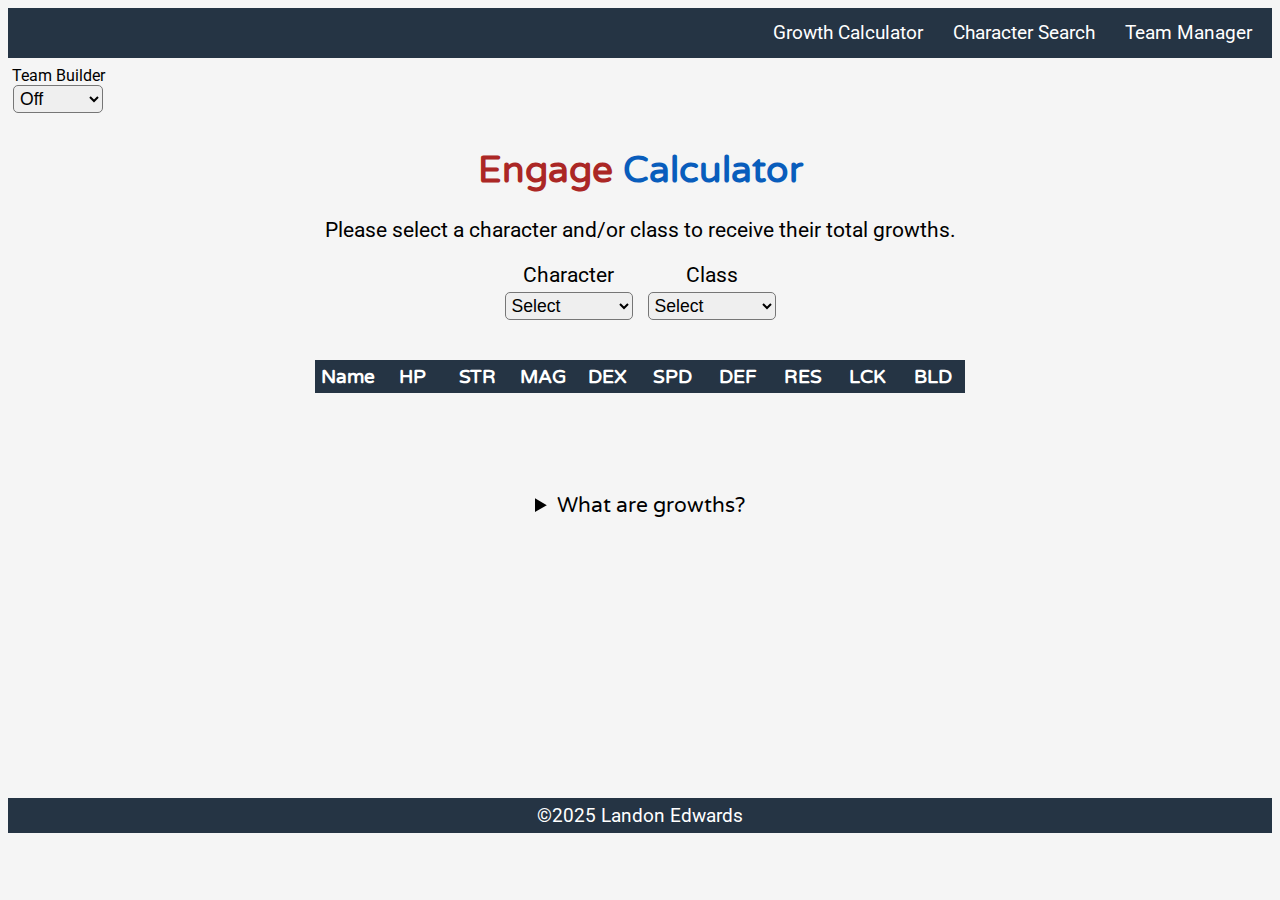
<file: index.html>
<!DOCTYPE html>
<html lang="en">
  <head>
    <meta charset="UTF-8" />
    <meta name="viewport" content="width=device-width, initial-scale=1.0" />
    <title>Fire Emblem Engage Growth Calculator</title>
    <meta name="author" content="Landon Edwards" />
    <meta
      name="description"
      content="This page will help you calculate the growths of your chosen character and class in the game, Fire Emblem Engage."
    />
    <link rel="icon" href="images/engraving-imgs/engrave-lyn.png" />
    <link rel="stylesheet" href="styles/engage.css" />
    <script src="engage.js" defer></script>
  </head>
  <body>
    <header>
      <div class="menuButtonContainer">
        <button class="menuButton">Menu</button>
      </div>
      <nav>
        <ul class="mainNav">
          <li><a href="index.html">Growth Calculator</a></li>
          <li><a href="charsearch.html">Character Search</a></li>
          <li><a href="teammanager.html">Team Manager</a></li>
        </ul>
      </nav>
    </header>

    <main>

      <div class="modeContainer">
        <label for="builderMode">Team Builder</label>
        <select id="builderMode">
          <option value="off">Off</option>
          <option value="on">On</option>
        </select>
      </div>

      <h1>
        <span class="redText">Engage</span>
        <span class="blueText">Calculator</span>
      </h1>

      <p class="instructions">
        Please select a character and/or class to receive their total growths.
      </p>

      <div class="dropdownContainer">
        <div class="characterDropdown">
          <label for="charSelect">Character</label>
          <select id="charSelect" name="charSelect">
            <option value="">Select</option>
          </select>
        </div>

        <div class="classDropdown">
          <label for="classSelect">Class</label>
          <select id="classSelect" name="classSelect">
            <option value="">Select</option>
          </select>
        </div>
      </div>

      <div class="weaponSection">
        <div class="weaponContainer"></div>
      </div>

      <div class="tableContainer">
        <table>
          <thead>
            <tr class="headers">
              <th>Name</th>
              <th>HP</th>
              <th>STR</th>
              <th>MAG</th>
              <th>DEX</th>
              <th>SPD</th>
              <th>DEF</th>
              <th>RES</th>
              <th>LCK</th>
              <th>BLD</th>
            </tr>
          </thead>
          <tbody class="growths"></tbody>
        </table>
      </div>

      <div class="infoParagraph">
        <details>
          <summary>What are growths?</summary>
          <p class="growthDescription">
            Each character has a chance to increase one of their stats when they
            level up; this is called a growth. Classes also have their own
            respective growths. These are added to a character's base growths if
            they belong to that class. This calculator will help you determine
            what classes to put your units into. Generally speaking, a growth of
            over 50% in a key stat (such as STR/MAG, DEF/RES, or SPD) is
            considered to be good. A 50% growth in a stat means that, on
            average, the character will increase that stat by one every two
            level ups. However, key stats vary based on the class and its role
            in your army.
          </p>
        </details>
      </div>
    </main>

    <footer>
      <div class="footerContainer">
        <p>©2025 Landon Edwards</p>
      </div>
    </footer>
  </body>
</html>
</file>
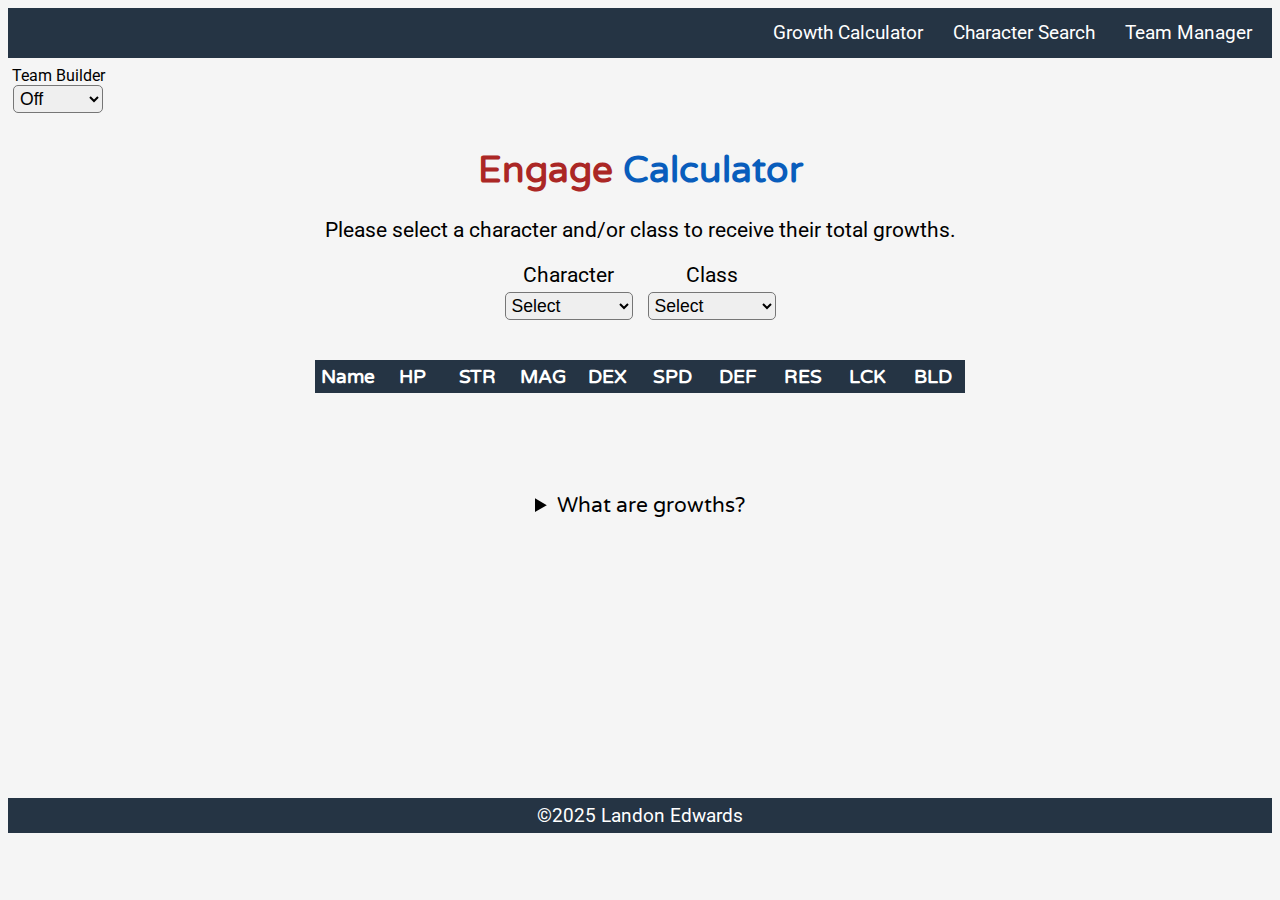
<file: engageHub/index.html>
<!DOCTYPE html>
<html lang="en">
  <head>
    <meta charset="UTF-8" />
    <meta name="viewport" content="width=device-width, initial-scale=1.0" />
    <title>Fire Emblem Engage Growth Calculator</title>
    <meta name="author" content="Landon Edwards" />
    <meta
      name="description"
      content="This page will help you calculate the growths of your chosen character and class in the game, Fire Emblem Engage."
    />
    <link rel="icon" href="images/engraving-imgs/engrave-lyn.png" />
    <link rel="stylesheet" href="styles/engage.css" />
    <script src="engage.js" defer></script>
  </head>
  <body>
    <header>
      <div class="menuButtonContainer">
        <button class="menuButton">Menu</button>
      </div>
      <nav>
        <ul class="mainNav">
          <li><a href="index.html">Growth Calculator</a></li>
          <li><a href="charsearch.html">Character Search</a></li>
          <li><a href="teammanager.html">Team Manager</a></li>
        </ul>
      </nav>
    </header>

    <main>

      <div class="modeContainer">
        <label for="builderMode">Team Builder</label>
        <select id="builderMode">
          <option value="off">Off</option>
          <option value="on">On</option>
        </select>
      </div>

      <h1>
        <span class="redText">Engage</span>
        <span class="blueText">Calculator</span>
      </h1>

      <p class="instructions">
        Please select a character and/or class to receive their total growths.
      </p>

      <div class="dropdownContainer">
        <div class="characterDropdown">
          <label for="charSelect">Character</label>
          <select id="charSelect" name="charSelect">
            <option value="">Select</option>
          </select>
        </div>

        <div class="classDropdown">
          <label for="classSelect">Class</label>
          <select id="classSelect" name="classSelect">
            <option value="">Select</option>
          </select>
        </div>
      </div>

      <div class="weaponSection">
        <div class="weaponContainer"></div>
      </div>

      <div class="tableContainer">
        <table>
          <thead>
            <tr class="headers">
              <th>Name</th>
              <th>HP</th>
              <th>STR</th>
              <th>MAG</th>
              <th>DEX</th>
              <th>SPD</th>
              <th>DEF</th>
              <th>RES</th>
              <th>LCK</th>
              <th>BLD</th>
            </tr>
          </thead>
          <tbody class="growths"></tbody>
        </table>
      </div>

      <div class="infoParagraph">
        <details>
          <summary>What are growths?</summary>
          <p class="growthDescription">
            Each character has a chance to increase one of their stats when they
            level up; this is called a growth. Classes also have their own
            respective growths. These are added to a character's base growths if
            they belong to that class. This calculator will help you determine
            what classes to put your units into. Generally speaking, a growth of
            over 50% in a key stat (such as STR/MAG, DEF/RES, or SPD) is
            considered to be good. A 50% growth in a stat means that, on
            average, the character will increase that stat by one every two
            level ups. However, key stats vary based on the class and its role
            in your army.
          </p>
        </details>
      </div>
    </main>

    <footer>
      <div class="footerContainer">
        <p>©2025 Landon Edwards</p>
      </div>
    </footer>
  </body>
</html>
</file>
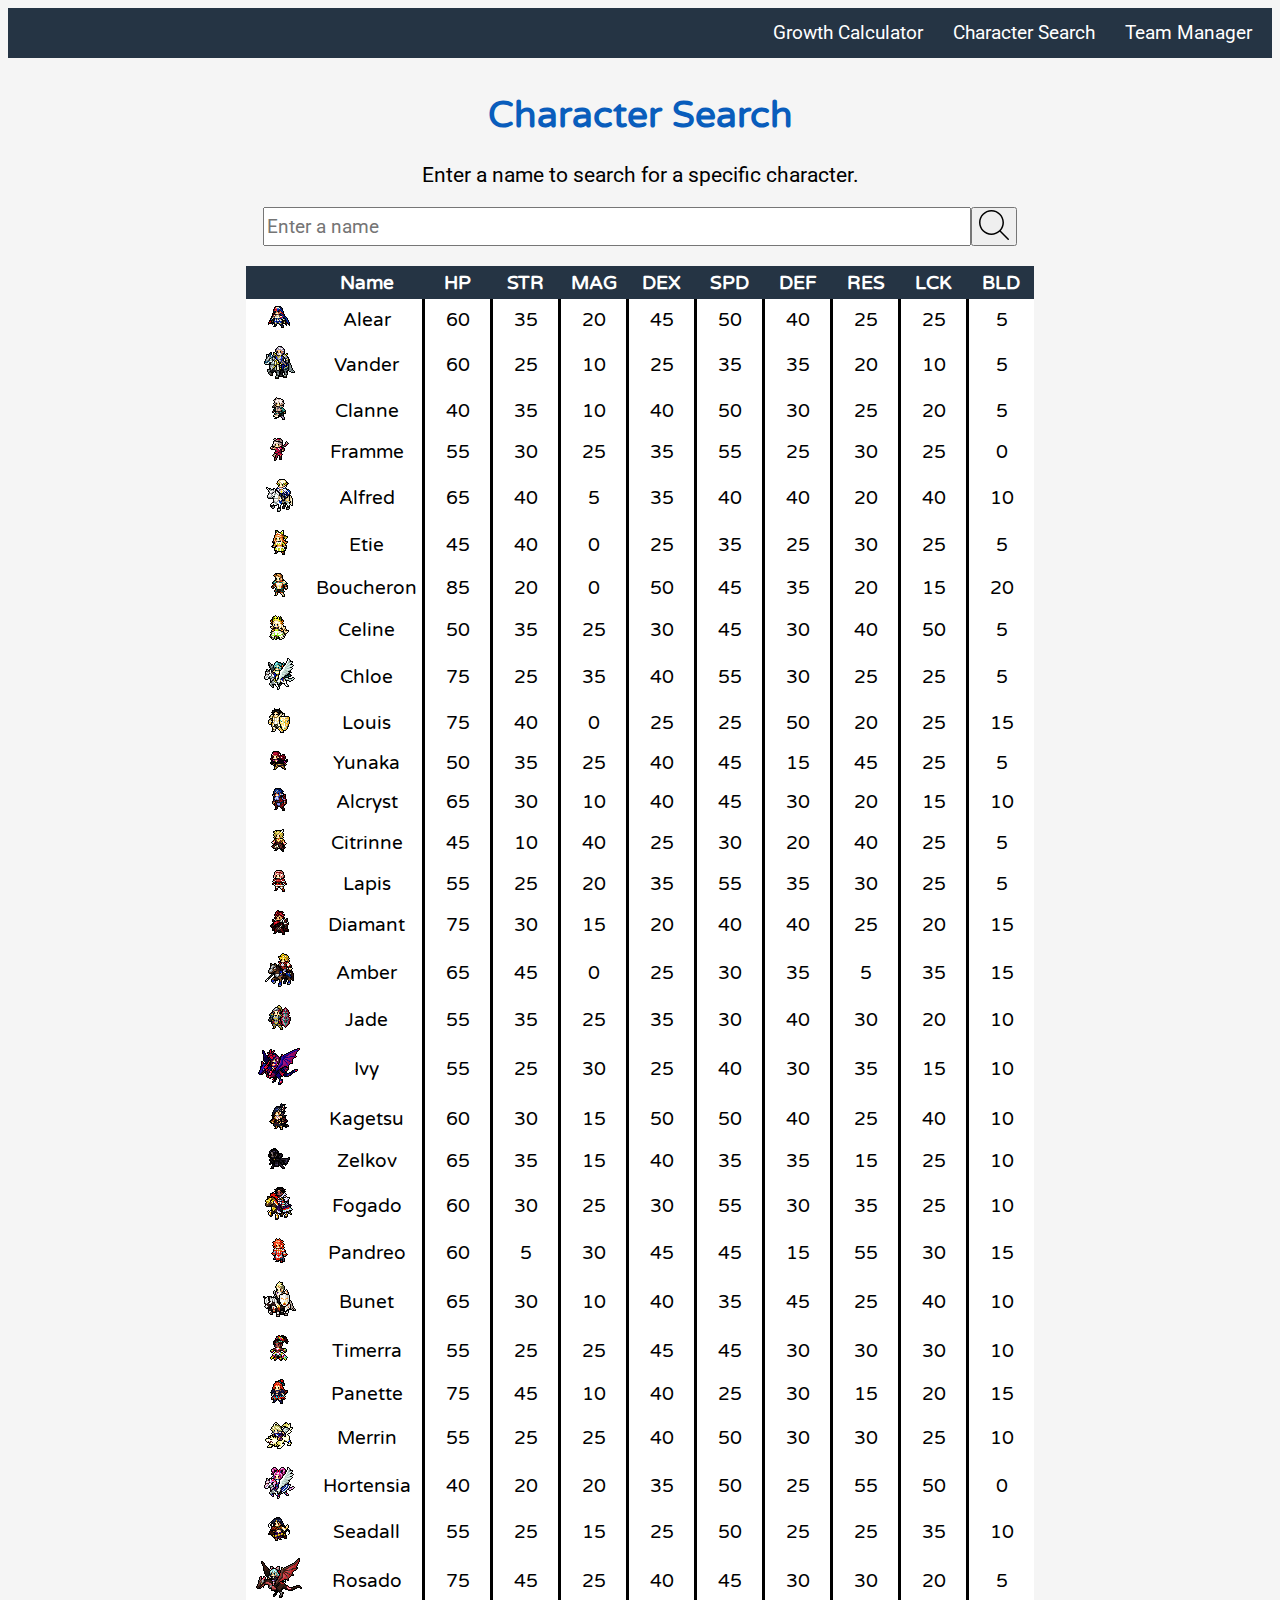
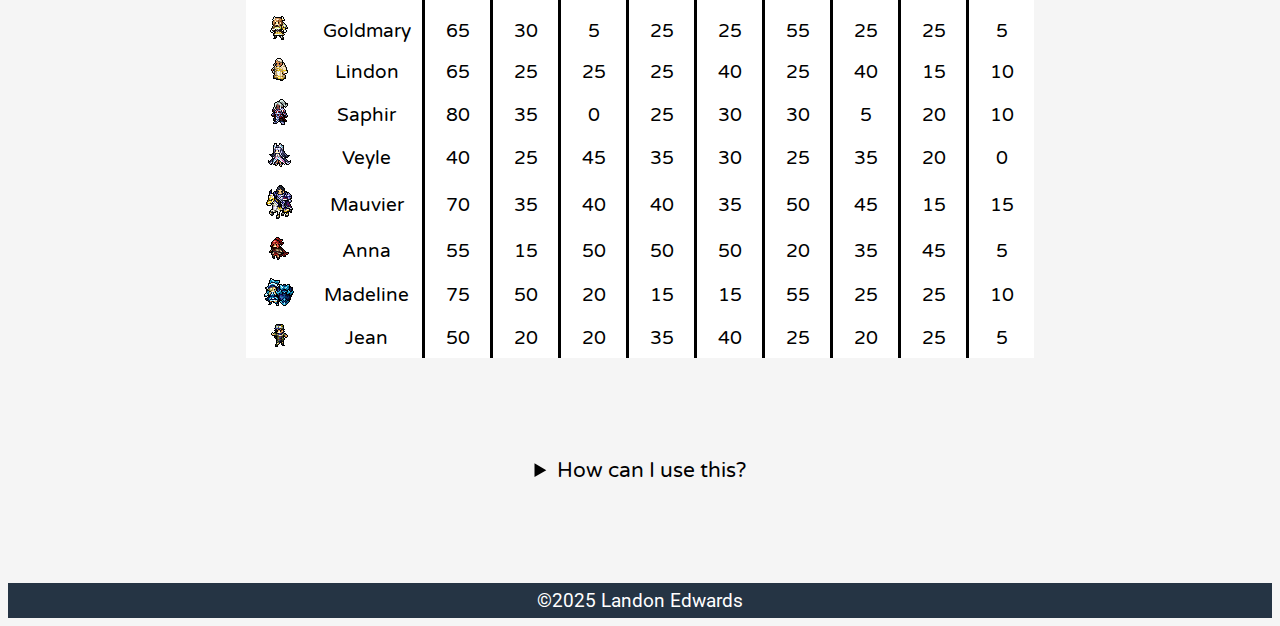
<file: charsearch.html>
<!DOCTYPE html>
<html lang="en">
  <head>
    <meta charset="UTF-8" />
    <meta name="viewport" content="width=device-width, initial-scale=1.0" />
    <title>Fire Emblem Engage Character Search</title>
    <meta name="author" content="Landon Edwards" />
    <meta
      name="description"
      content="This page allows you to search for any character in Fire Emblem Engage."
    />
    <link rel="icon" href="images/engraving-imgs/engrave-leif.png" />
    <link rel="stylesheet" href="styles/engage.css" />
    <script src="engage.js" defer></script>
  </head>
  <body>
    <header>
      <div class="menuButtonContainer">
        <button class="menuButton">Menu</button>
      </div>
      <nav>
        <ul class="mainNav">
          <li><a href="index.html">Growth Calculator</a></li>
          <li><a href="charsearch.html">Character Search</a></li>
          <li><a href="teammanager.html">Team Manager</a></li>
        </ul>
      </nav>
    </header>

    <main>
      <h1><span class="blueText">Character Search</span></h1>
      <p class="searchInstructions">
        Enter a name to search for a specific character.
      </p>

      <div class="searchContainer">
        <label for="searchBox"></label>
        <input
          id="searchBox"
          name="user-search"
          type="text"
          placeholder="Enter a name"
        />
        <button>
          <img src="images/search.svg" alt="search icon" id="searchIcon" />
        </button>
      </div>

      <div class="tableContainer">
        <table>
          <thead>
            <tr>
              <th></th>
              <th>Name</th>
              <th>HP</th>
              <th>STR</th>
              <th>MAG</th>
              <th>DEX</th>
              <th>SPD</th>
              <th>DEF</th>
              <th>RES</th>
              <th>LCK</th>
              <th>BLD</th>
            </tr>
          </thead>
          <tbody class="growths"></tbody>
        </table>
      </div>

      <div class="infoParagraph">
        <details>
          <summary>How can I use this?</summary>
          <p class="searchDescription">
            You can use this page to view and search for any of the playable characters in Fire Emblem Engage. 
            Even if you don't know their whole name, other characters will automatically be filtered out 
            as you add letters to your search. Characters are returned in alphabetical order. On the far 
            left is each character's unique sprite as it appears in-game.
          </p>
        </details>
    </main>
    <footer>
      <div class="footerSearchContainer">
        <p>©2025 Landon Edwards</p>
      </div>
    </footer>
  </body>
</html>
</file>
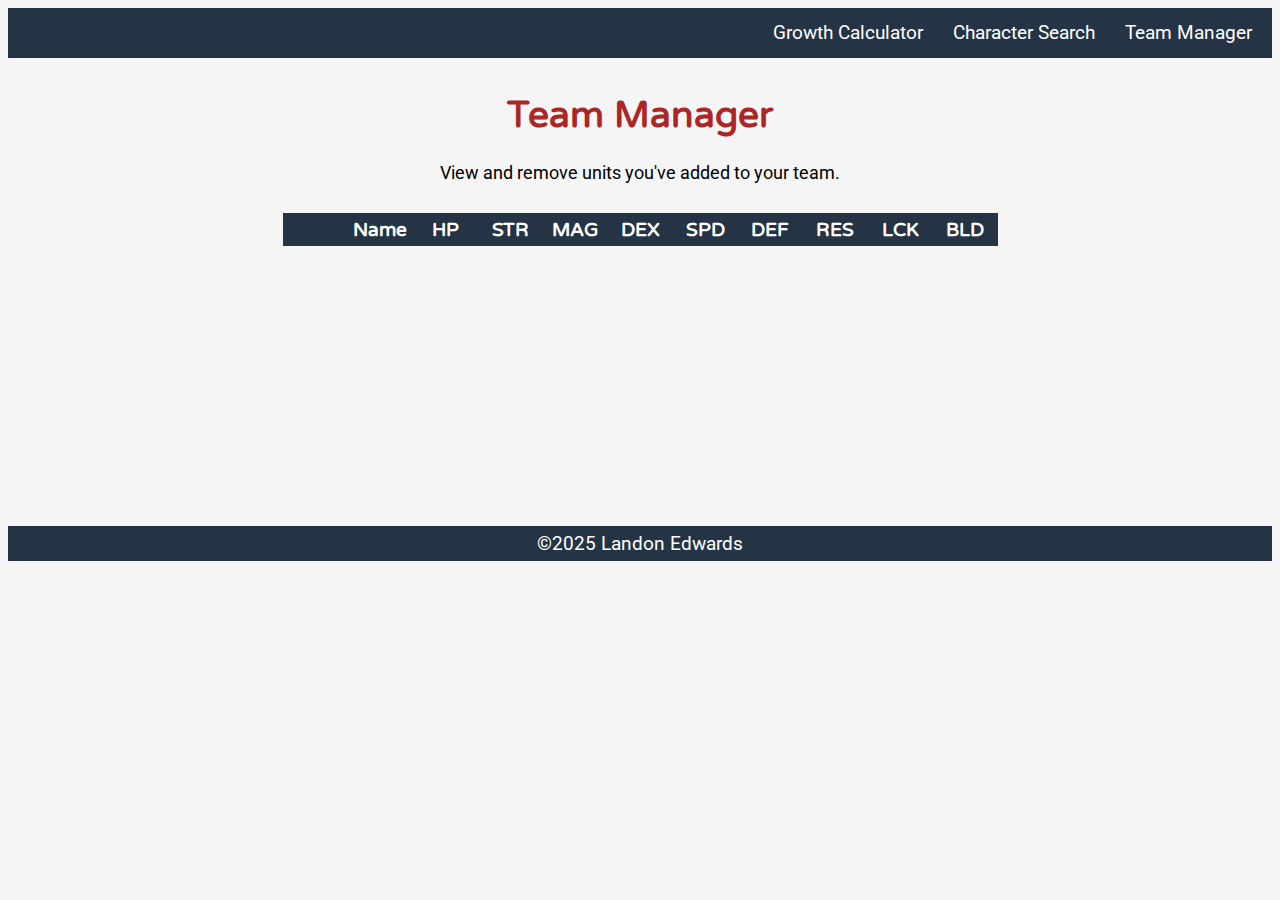
<file: teammanager.html>
<!DOCTYPE html>
<html lang="en">
  <head>
    <meta charset="UTF-8" />
    <meta name="viewport" content="width=device-width, initial-scale=1.0" />
    <title>Fire Emblem Engage Team Manager</title>
    <meta name="author" content="Landon Edwards" />
    <meta
      name="description"
      content="This page allow you to view and manage your Engage team."
    />
    <link rel="icon" href="images/engraving-imgs/engrave-lyn.png" />
    <link rel="stylesheet" href="styles/engage.css" />
    <script src="engage.js" defer></script>
  </head>
  <body>
    <header>
      <div class="menuButtonContainer">
        <button class="menuButton">Menu</button>
      </div>
      <nav>
        <ul class="mainNav">
          <li><a href="index.html">Growth Calculator</a></li>
          <li><a href="charsearch.html">Character Search</a></li>
          <li><a href="teammanager.html">Team Manager</a></li>
        </ul>
      </nav>
    </header>

    <main>
      <h1><span class="redText">Team Manager</span></h1>
      <p class="managerInstructions">
        View and remove units you've added to your team.
      </p>

      <div class="tableContainer">
        <table>
          <thead>
            <tr>
              <th></th>
              <th>Name</th>
              <th>HP</th>
              <th>STR</th>
              <th>MAG</th>
              <th>DEX</th>
              <th>SPD</th>
              <th>DEF</th>
              <th>RES</th>
              <th>LCK</th>
              <th>BLD</th>
            </tr>
          </thead>
          <tbody class="teamTableBody"></tbody>
        </table>
      </div>
    </main>

    <footer>
      <div class="footerContainer">
        <p>©2025 Landon Edwards</p>
      </div>
    </footer>
  </body>
</html>
</file>
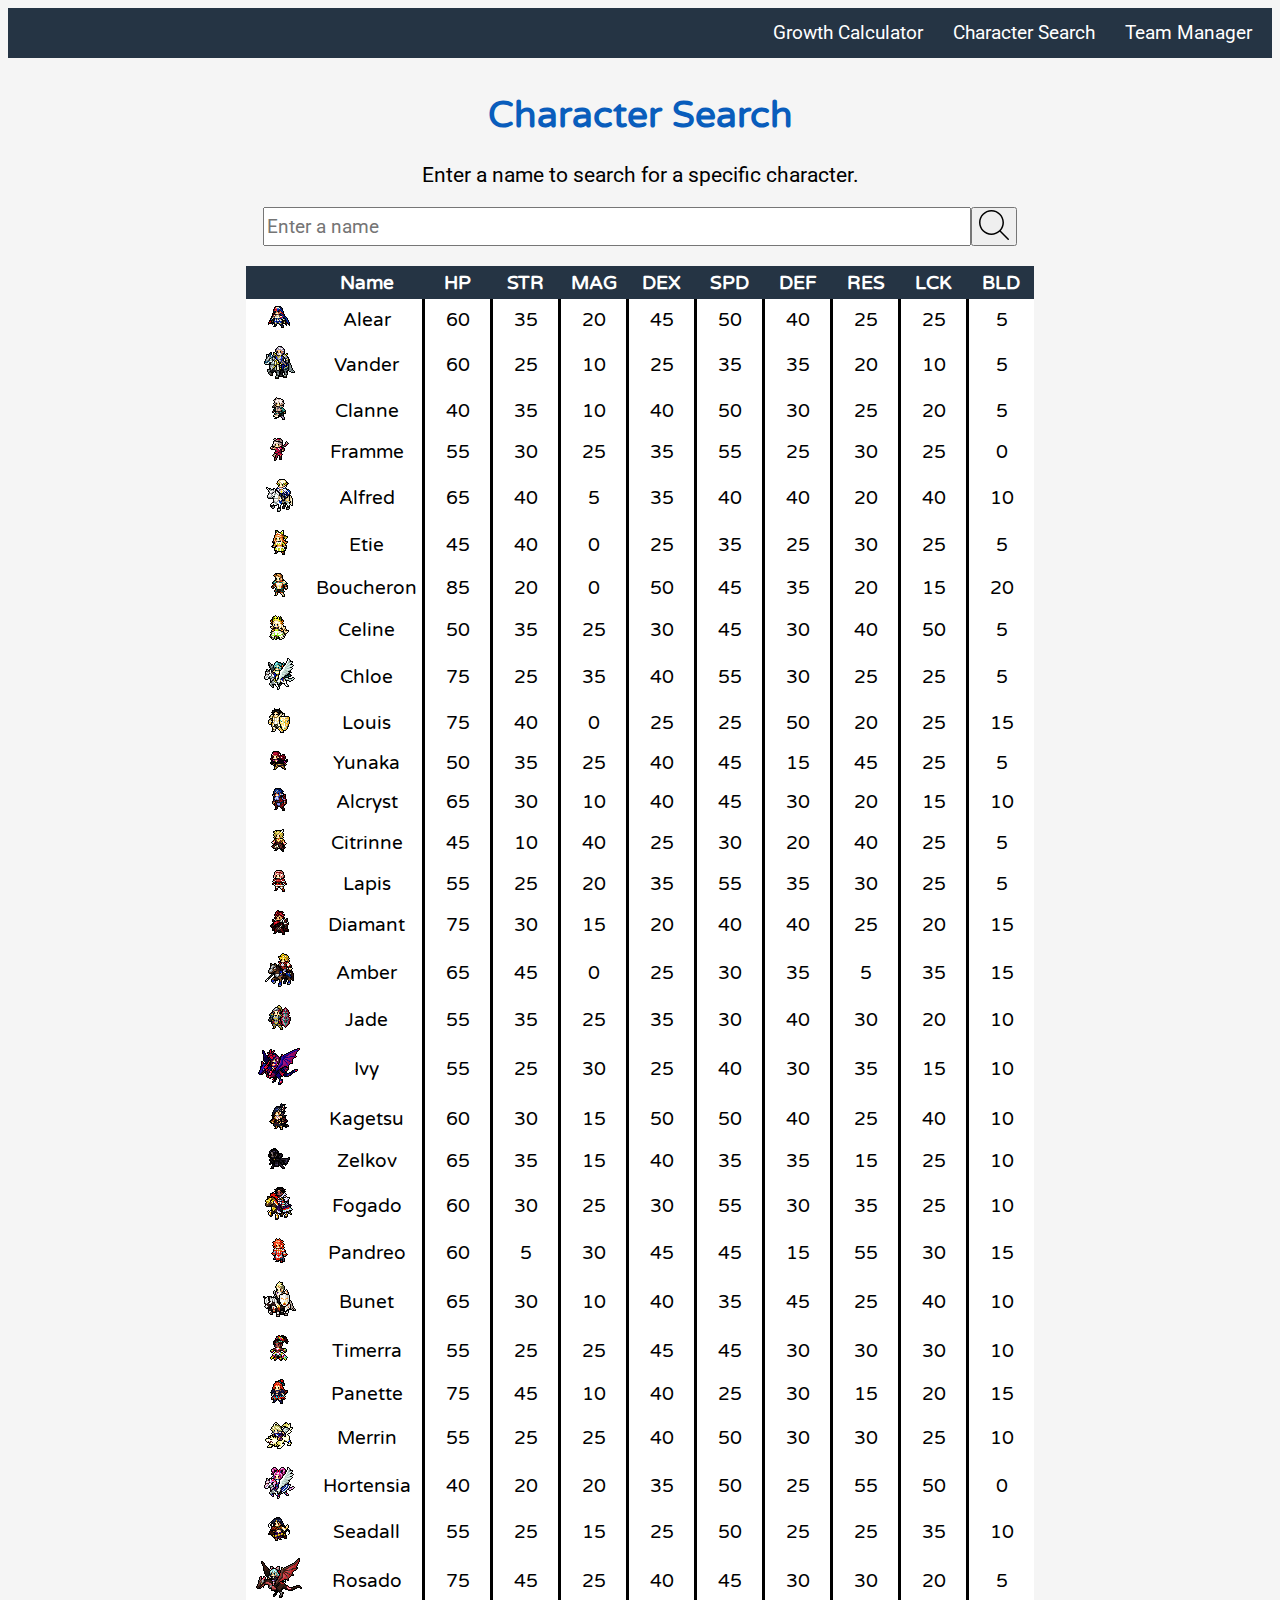
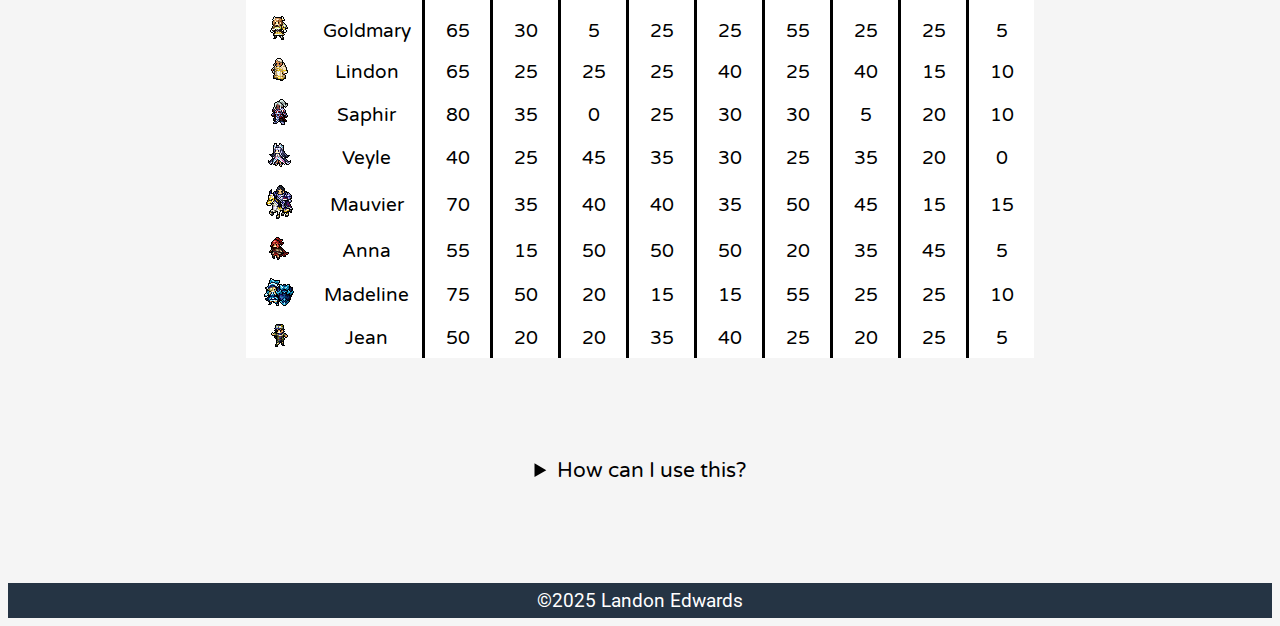
<file: engageHub/charsearch.html>
<!DOCTYPE html>
<html lang="en">
  <head>
    <meta charset="UTF-8" />
    <meta name="viewport" content="width=device-width, initial-scale=1.0" />
    <title>Fire Emblem Engage Character Search</title>
    <meta name="author" content="Landon Edwards" />
    <meta
      name="description"
      content="This page allows you to search for any character in Fire Emblem Engage."
    />
    <link rel="icon" href="images/engraving-imgs/engrave-leif.png" />
    <link rel="stylesheet" href="styles/engage.css" />
    <script src="engage.js" defer></script>
  </head>
  <body>
    <header>
      <div class="menuButtonContainer">
        <button class="menuButton">Menu</button>
      </div>
      <nav>
        <ul class="mainNav">
          <li><a href="index.html">Growth Calculator</a></li>
          <li><a href="charsearch.html">Character Search</a></li>
          <li><a href="teammanager.html">Team Manager</a></li>
        </ul>
      </nav>
    </header>

    <main>
      <h1><span class="blueText">Character Search</span></h1>
      <p class="searchInstructions">
        Enter a name to search for a specific character.
      </p>

      <div class="searchContainer">
        <label for="searchBox"></label>
        <input
          id="searchBox"
          name="user-search"
          type="text"
          placeholder="Enter a name"
        />
        <button>
          <img src="images/search.svg" alt="search icon" id="searchIcon" />
        </button>
      </div>

      <div class="tableContainer">
        <table>
          <thead>
            <tr>
              <th></th>
              <th>Name</th>
              <th>HP</th>
              <th>STR</th>
              <th>MAG</th>
              <th>DEX</th>
              <th>SPD</th>
              <th>DEF</th>
              <th>RES</th>
              <th>LCK</th>
              <th>BLD</th>
            </tr>
          </thead>
          <tbody class="growths"></tbody>
        </table>
      </div>

      <div class="infoParagraph">
        <details>
          <summary>How can I use this?</summary>
          <p class="searchDescription">
            You can use this page to view and search for any of the playable characters in Fire Emblem Engage. 
            Even if you don't know their whole name, other characters will automatically be filtered out 
            as you add letters to your search. Characters are returned in alphabetical order. On the far 
            left is each character's unique sprite as it appears in-game.
          </p>
        </details>
    </main>
    <footer>
      <div class="footerSearchContainer">
        <p>©2025 Landon Edwards</p>
      </div>
    </footer>
  </body>
</html>
</file>
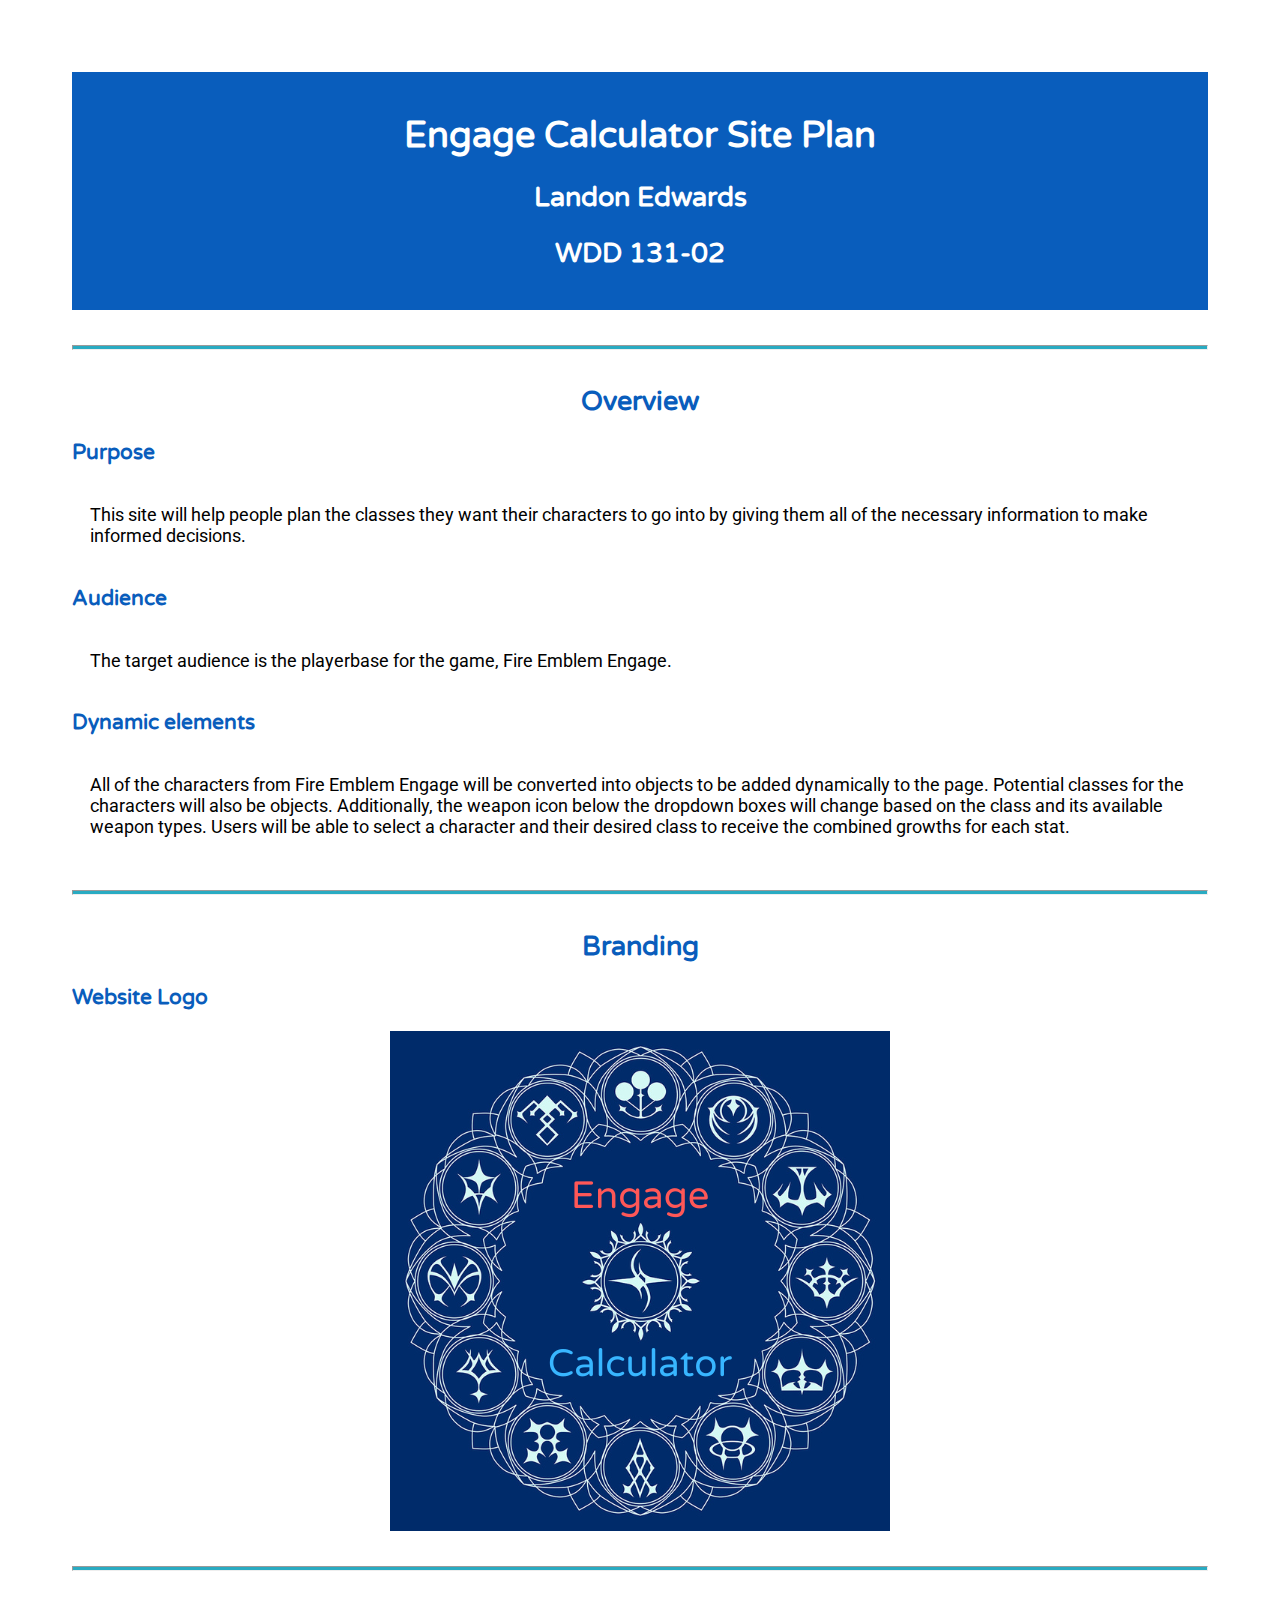
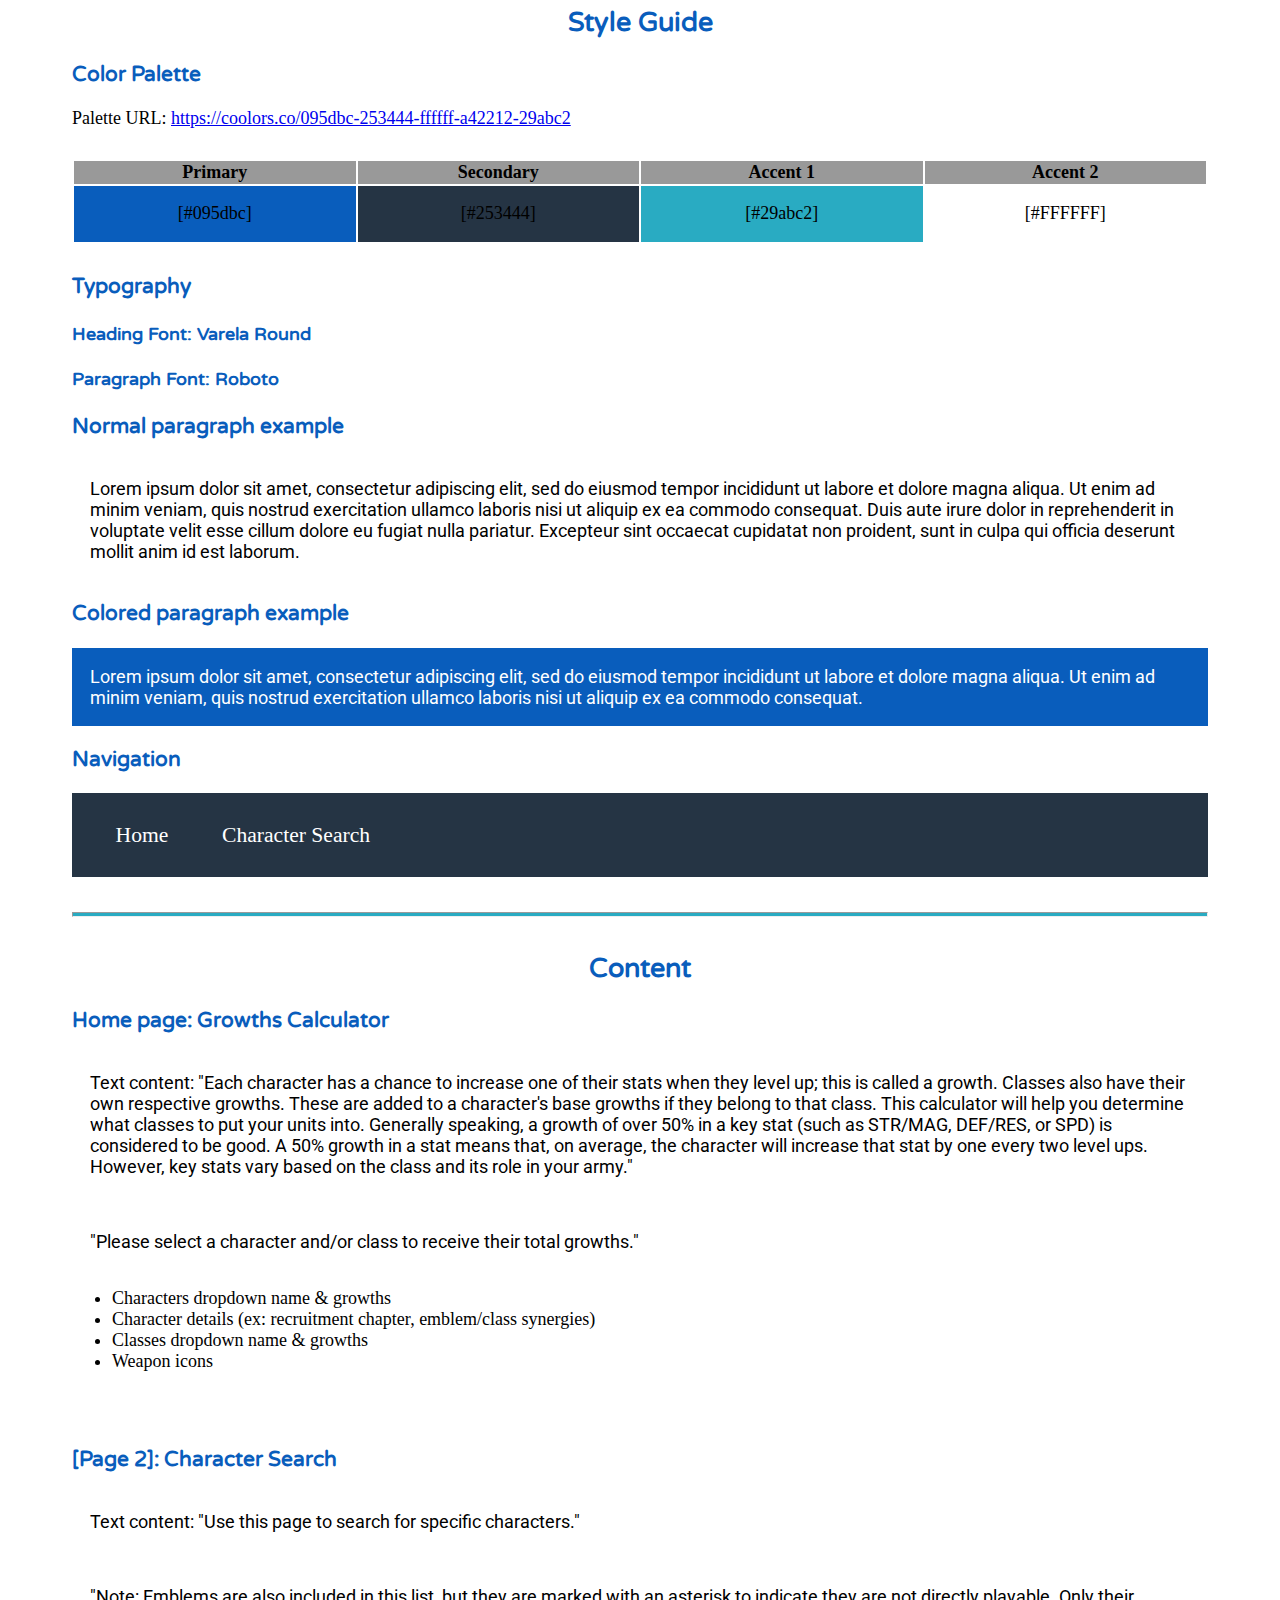
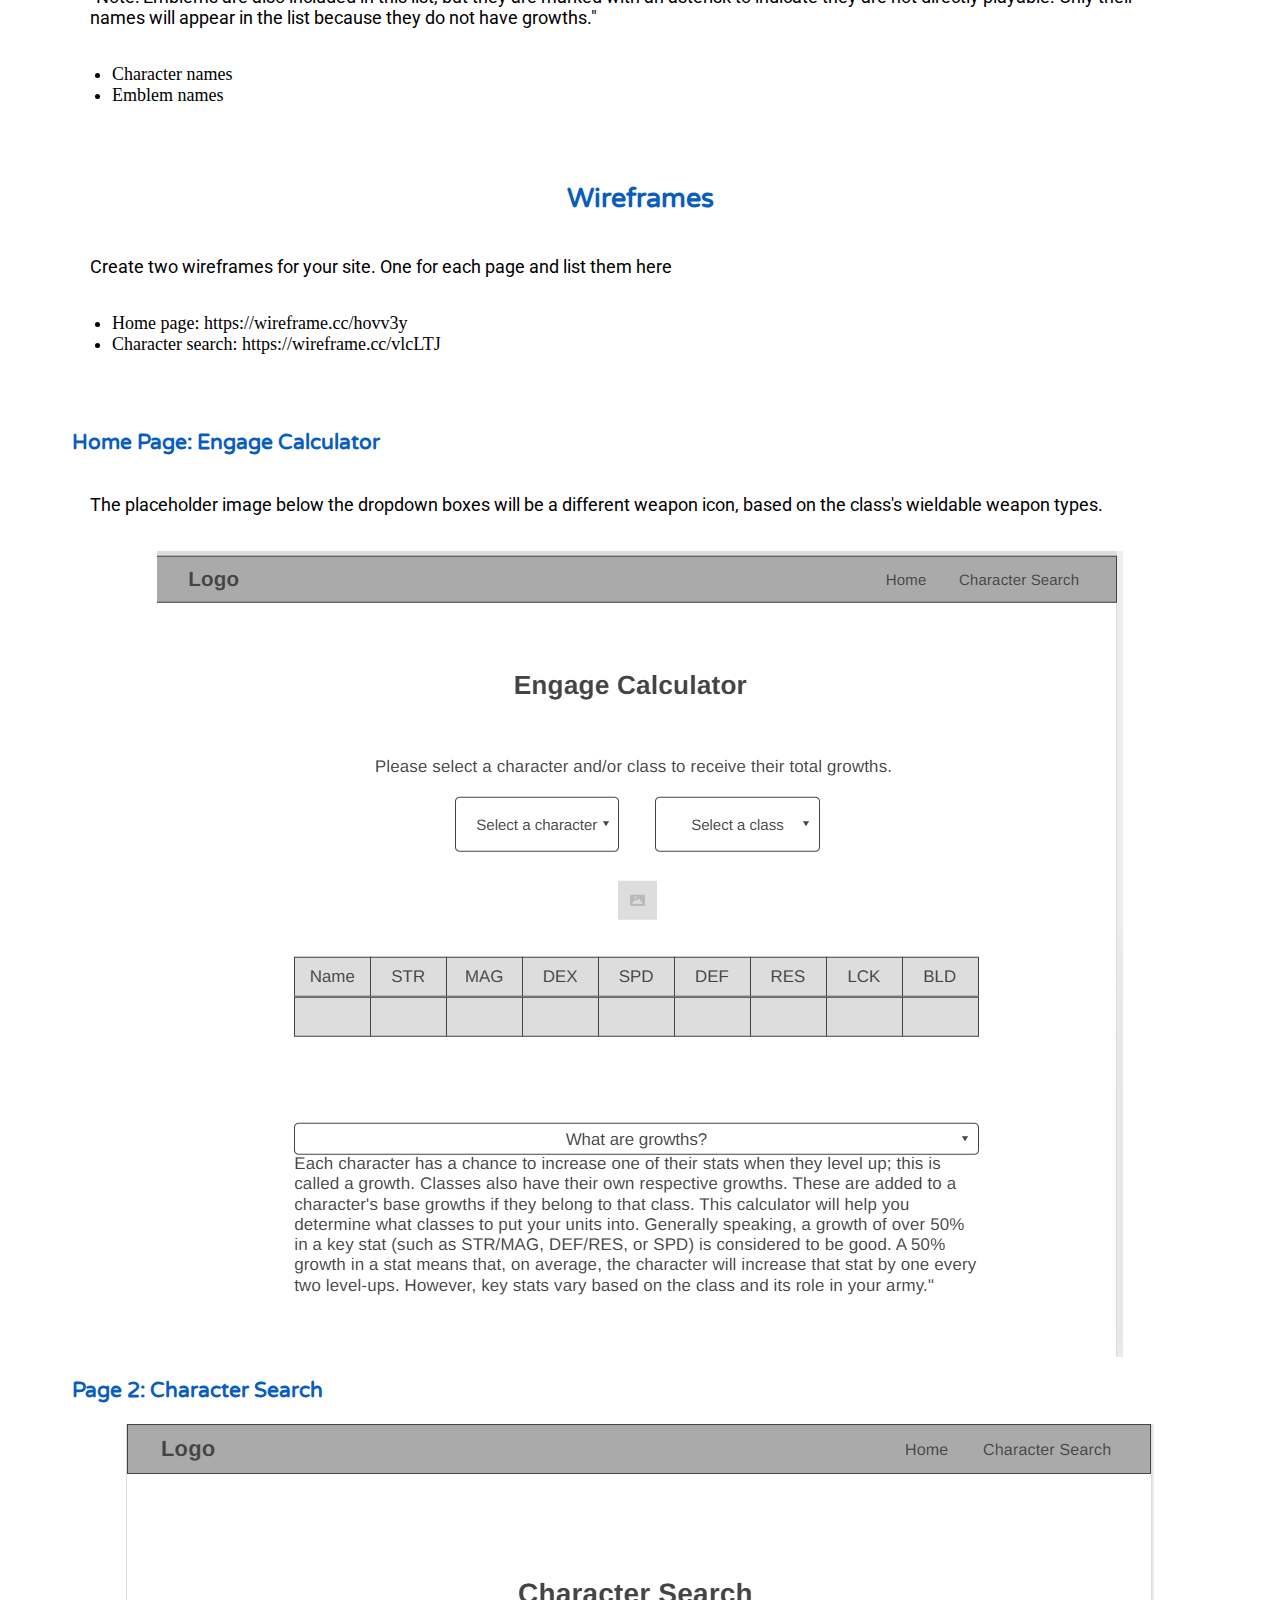
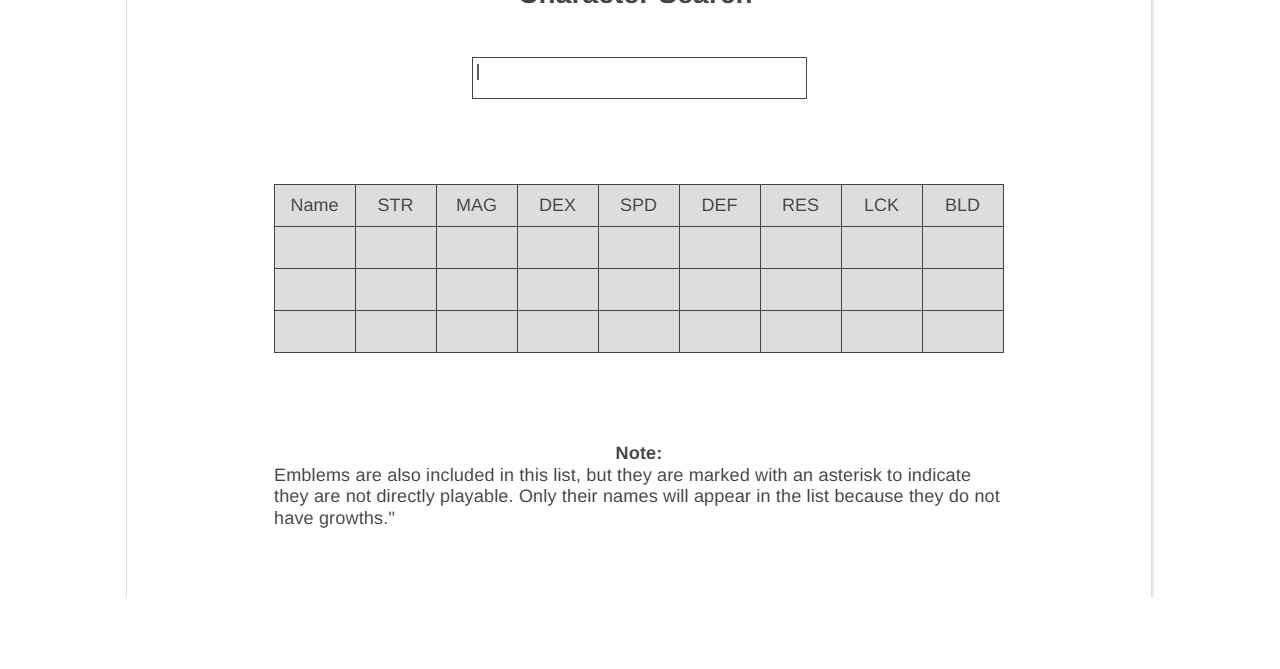
<file: engageHub/site-plan.html>
<!DOCTYPE html>
<html lang="en-us">
  <head>
    <meta charset="utf-8" />
    <title>Site Plan</title>
    <link type="text/css" rel="stylesheet" href="styles/site-plan.css" />
  </head>

  <body>
    <header>
      <h1>Engage Calculator Site Plan</h1>
      <h2>Landon Edwards</h2>
      <h2>WDD 131-02</h2>
      <!-- In the header above, add the name or your site, your name and class number. For example if you are in section 3 you would put WDD 131.03 -->
    </header>
    <main>
      <!-- ------------------------Steps 2-3------------------------------ -->
      <hr />
      <h2>Overview</h2>
      <h3>Purpose</h3>
      <p>
        This site will help people plan the classes they want their characters
        to go into by giving them all of the necessary information to make
        informed decisions.
      </p>

      <h3>Audience</h3>
      <p>
        The target audience is the playerbase for the game, Fire Emblem Engage.
      </p>

      <h3>Dynamic elements</h3>
      <p>
        All of the characters from Fire Emblem Engage will be converted into
        objects to be added dynamically to the page. Potential classes for the
        characters will also be objects. Additionally, the weapon icon below the 
        dropdown boxes will change based on the class and its available weapon types.
        Users will be able to select a character and their desired class to receive 
        the combined growths for each stat.
      </p>

      <hr />
      <h2>Branding</h2>
      <h3>Website Logo</h3>
      <img src="images/engage-logo.png" alt="Logo image" />
      <hr />
      <h2>Style Guide</h2>

      <!-- ------------------------Steps 4-8------------------------------ -->

      <h3>Color Palette</h3>
      <!--  The colors you choose for a website are one of the most important decisions you will make. Follow the instructions on the activity in iLearn then return and replace the color codes below with the hex color codes (the 6 digit numbers that show at the bottom of each color) for the colors you have chosen below.  You should have at least 2 colors but do not have to fill in all 4 if you do not need them.  -->

      <!-- Copy and paste the URL to your finished palette below Make sure to paste it into both spots -->
      Palette URL:
      <a
        href="https://coolors.co/095dbc-253444-ffffff-a42212-29abc2"
        target="_blank"
        >https://coolors.co/095dbc-253444-ffffff-a42212-29abc2</a
      >

      <table class="colors">
        <tbody>
          <tr>
            <th>Primary</th>
            <th>Secondary</th>
            <th>Accent 1</th>
            <th>Accent 2</th>
          </tr>
          <!-- Replace the numbers in the boxes below with your hex color codes. Then switch to the site-plan.css file and change your colors there as well. -->
          <tr>
            <td class="primary">[#095dbc]</td>
            <td class="secondary">[#253444]</td>
            <td class="accent1">[#29abc2]</td>
            <td class="accent2">[#FFFFFF]</td>
          </tr>
        </tbody>
      </table>

      <!-- ------------------------Step 9------------------------------ -->

      <h3>Typography</h3>
      <!-- Choose a font for your paragraphs (body copy) and headlines. What font(s) have you chosen? Why did you choose what you did?  Make sure to review the list of web safe fonts at W3Schools.org as a starting point.  Think also about which of your colors above you might use for background and font colors. -->

      <h4>
        Heading Font: Varela Round
      </h4>
      <h4>
        Paragraph Font: Roboto
      </h4>
      <h3>Normal paragraph example</h3>
      <p>
        Lorem ipsum dolor sit amet, consectetur adipiscing elit, sed do eiusmod
        tempor incididunt ut labore et dolore magna aliqua. Ut enim ad minim
        veniam, quis nostrud exercitation ullamco laboris nisi ut aliquip ex ea
        commodo consequat. Duis aute irure dolor in reprehenderit in voluptate
        velit esse cillum dolore eu fugiat nulla pariatur. Excepteur sint
        occaecat cupidatat non proident, sunt in culpa qui officia deserunt
        mollit anim id est laborum.
      </p>
      <h3>Colored paragraph example</h3>
      <p class="colored">
        Lorem ipsum dolor sit amet, consectetur adipiscing elit, sed do eiusmod
        tempor incididunt ut labore et dolore magna aliqua. Ut enim ad minim
        veniam, quis nostrud exercitation ullamco laboris nisi ut aliquip ex ea
        commodo consequat.
      </p>

      <!-- ------------------------Step 10------------------------------ -->

      <h3>Navigation</h3>
      <!-- Think about how you want your navigation bar to look. In the site-plan.css file change the colors to your colors to get the look you desire. -->
      <nav>
        <a href="#">Home</a>
        <a href="#">Character Search</a>
      </nav>
      <hr />

      <h2>Content</h2>
      <h3>Home page: Growths Calculator</h3>
      <p>
        Text content: "Each character has a chance to increase one of their stats when they level up; this is called a growth.
        Classes also have their own respective growths. These are added to a character's base growths if they belong to that class.
        This calculator will help you determine what classes to put your units into. Generally speaking, a growth of over 50% in a key stat 
        (such as STR/MAG, DEF/RES, or SPD) is considered to be good. A 50% growth in a stat means that, on average, the character will increase that 
        stat by one every two level ups. However, key stats vary based on the class and its role in your army."
        <p>"Please select a character and/or class to receive their total growths."</p>
        <ul>
          <li>Characters dropdown name & growths</li>
          <li>Character details (ex: recruitment chapter, emblem/class synergies)</li>
          <li>Classes dropdown name & growths</li>
          <li>Weapon icons</li>
        </ul>
      </p>
      <h3>[Page 2]: Character Search</h3>
      <p>
        Text content: "Use this page to search for specific characters."
        <p>"Note: Emblems are also included in this list, but they are marked with an asterisk to indicate they are not directly 
          playable. Only their names will appear in the list because they do not have growths."</p>
        <ul>
          <li>Character names</li>
          <li>Emblem names</li>
        </ul>
      </p>
      <h2>Wireframes</h2>
      <p>
        Create two wireframes for your site. One for each page and list them
        here 
        <ul>
          <li>Home page: https://wireframe.cc/hovv3y</li>
          <li>Character search: https://wireframe.cc/vlcLTJ</li>
        </ul>
      </p>

      <h3>Home Page: Engage Calculator</h3>
      <p>
        The placeholder image below the dropdown boxes will be a different weapon icon, based on the class's wieldable weapon types.
      </p>
      <img src="images/home-wireframe.png" alt="home page wireframe" />

      <h3>Page 2: Character Search</h3>
      <img src="images/character-search-wireframe.png" alt="page 2 wireframe" />
    </main>
  </body>
</html>
</file>
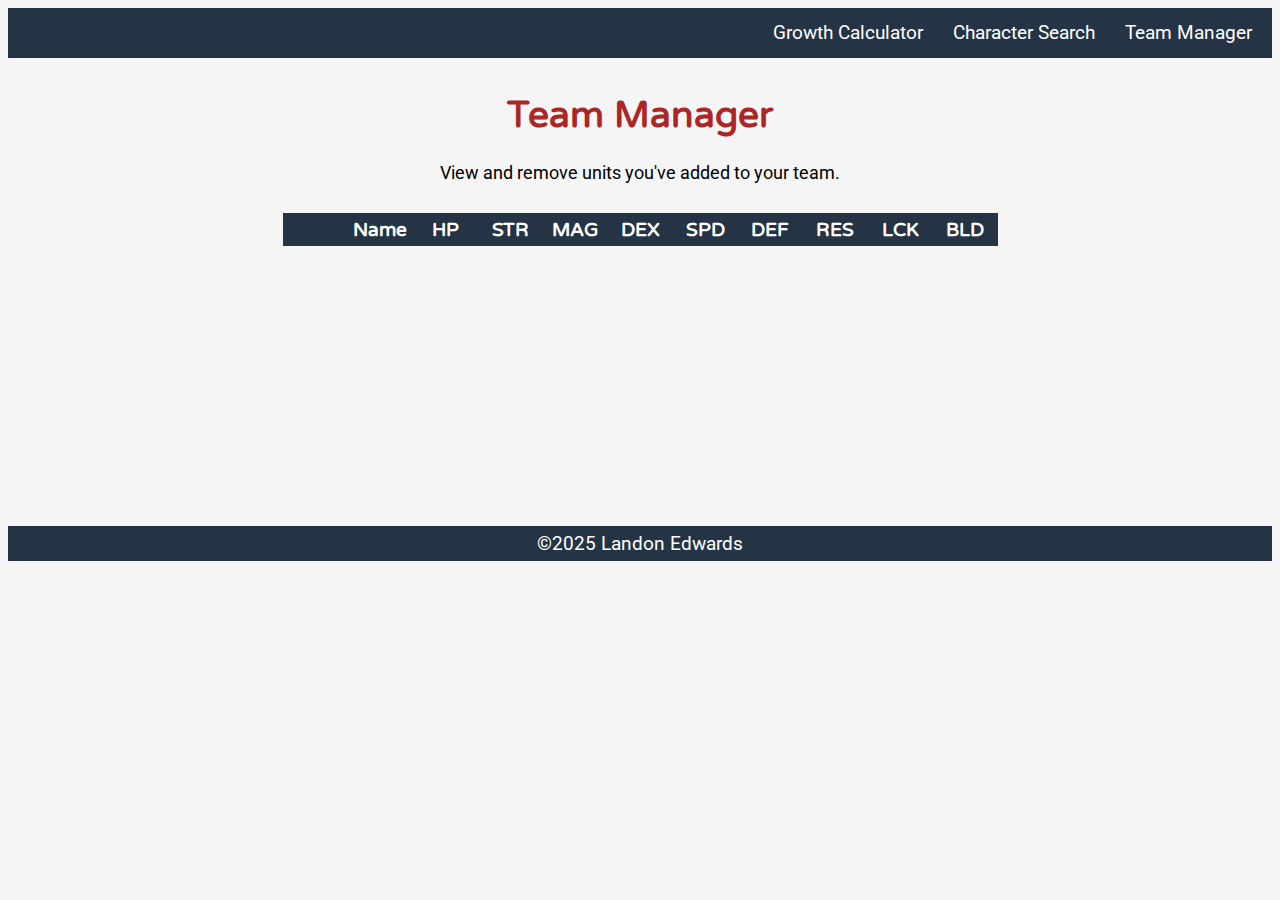
<file: engageHub/teammanager.html>
<!DOCTYPE html>
<html lang="en">
  <head>
    <meta charset="UTF-8" />
    <meta name="viewport" content="width=device-width, initial-scale=1.0" />
    <title>Fire Emblem Engage Team Manager</title>
    <meta name="author" content="Landon Edwards" />
    <meta
      name="description"
      content="This page allow you to view and manage your Engage team."
    />
    <link rel="icon" href="images/engraving-imgs/engrave-lyn.png" />
    <link rel="stylesheet" href="styles/engage.css" />
    <script src="engage.js" defer></script>
  </head>
  <body>
    <header>
      <div class="menuButtonContainer">
        <button class="menuButton">Menu</button>
      </div>
      <nav>
        <ul class="mainNav">
          <li><a href="index.html">Growth Calculator</a></li>
          <li><a href="charsearch.html">Character Search</a></li>
          <li><a href="teammanager.html">Team Manager</a></li>
        </ul>
      </nav>
    </header>

    <main>
      <h1><span class="redText">Team Manager</span></h1>
      <p class="managerInstructions">
        View and remove units you've added to your team.
      </p>

      <div class="tableContainer">
        <table>
          <thead>
            <tr>
              <th></th>
              <th>Name</th>
              <th>HP</th>
              <th>STR</th>
              <th>MAG</th>
              <th>DEX</th>
              <th>SPD</th>
              <th>DEF</th>
              <th>RES</th>
              <th>LCK</th>
              <th>BLD</th>
            </tr>
          </thead>
          <tbody class="growths"></tbody>
        </table>
      </div>
    </main>

    <footer>
      <div class="footerContainer">
        <p>©2025 Landon Edwards</p>
      </div>
    </footer>
  </body>
</html>
</file>
<file: styles/engage.css>
@import url('https://fonts.googleapis.com/css2?family=Varela+Round&family=Roboto&display=swap');

:root {
    /* change the values below to your colors from your palette */
    --primary-color: #095dbc;
    --secondary-color: #253444;
    --accent1-color: #29abc2;
    --accent2-color: #FFFFFF;
    --accent3-color: #ab2725;
    --accent4-color: #4a5777;
    --accent5-color: #174f8a;
  
    /* change the values below to your chosen font(s) */
    --heading-font: "Varela Round", sans-serif;
    --paragraph-font: "Roboto", sans-serif;
  
    /* these colors below should be chosen from among your palette colors above */
    --headline-color-on-white: var(
      --primary-color
    ); /* headlines on a white background */
    --headline-color-on-color: white; /* headlines on a colored background */
    --paragraph-color-on-white: var(
      --primary-color
    ); /* paragraph text on a white background */
    --paragraph-color-on-color: white; /* paragraph text on a colored background */
    --paragraph-background-color: var(--primary-color);
    --nav-link-color: white;
    --nav-background-color: var(--secondary-color);
    --nav-hover-link-color: white;
    --nav-hover-background-color: var(--primary-color);
  }

header, footer {
    background-color: var(--secondary-color);
}

header {
    min-height: 50px; 
}

footer {
    height: 35px;
    color: white;
}

.footerContainer {
    margin-top: 350px;
    display: flex;
    justify-content: center;
    height: 35px;
    align-items: center;
}

.footerSearchContainer {
    margin-top: 100px;
    display: flex;
    justify-content: center;
    height: 35px;
    align-items: center;
}

.redText {
    color: var(--accent3-color);
}

.blueText {
    color: var(--primary-color);
}

body {
    background-color: whitesmoke;
}

table {
    border-collapse: collapse;
}

th, td {
    padding: 5px;
    width: 40px;
    font-family: var(--heading-font);
}

th {
    background-color: var(--secondary-color);
    color: white;
}

td {
    border-left: solid;
    text-align: center;
}

.nameColumn {
    width: fit-content;
    border: none;
}

h1 {
    text-align: center;
    font-family: var(--heading-font);
    margin-top: 35px;
}

p, .mainNav a, label, option {
    font-family: var(--paragraph-font);
}

.instructions {
    margin-top: 25px; /* added this */
    text-align: center;
    font-size: 1.1em;
}

#charSelect, #classSelect {
    width: 128px;
}

select {
    border-radius: 5px;
    padding: 2px;
    font-size: 0.9em;
}

.dropdownContainer {
    display: flex;
    justify-content: center;
    gap: 15px;
}

.characterDropdown, .classDropdown {
    display: flex;
    flex-direction: column;
    text-align: center;
    gap: 5px;
}

.characterDropdown label, .classDropdown label {
    font-size: 1.2em;
}

.tableContainer {
    display: flex;
    justify-content: center;
    margin-top: 20px;
}

.weaponSection {
    display: flex;
    justify-content: center;
    margin-top: 20px;
}

.weaponContainer {
    display: flex;
    justify-content: center;
    gap: 10px;
    width: fit-content;
    background: var(--accent4-color);
    padding: 2px;
}

details {
    display: none;
}

.infoParagraph {
    display: flex;
    justify-content: center;
}

.searchContainer {
    display: flex;
    justify-content: center;
}

.searchRow td {
    background-color: var(--accent2-color);
}

.searchInstructions {
    text-align: center;
    font-size: 1.1em;
}

#searchBox {
    width: 550px;
    font-size: 1em;
    font-family: var(--paragraph-font);
}

#searchIcon {
    width: 25px;
}

.charSprite {
    width: 50px;
    border-left: none;
}

.hide {
    display: none;
}

.menuButton {
    background-color: var(--secondary-color);
    color: white;
    border: none;
    font-size: 1.8em;
    margin-top: 6px;
}

.menuButtonContainer {
    width: 100%;
    height: 100%;
    display: flex;
    justify-content: center;
    align-items: center;
}

.mainNav {
    margin: 0 auto;
    text-align: center;
}

.mainNav {
    list-style: none;
    padding: 5px;
}

.mainNav li {
    margin: 5px;
    font-size: 1.2em;
}

.mainNav li a {
    color: white; 
    text-decoration-thickness: 1px;
}

.modeContainer {
    margin-top: 8px;
    display: flex;
    flex-direction: column;
    width: 100px;  
    align-items: center;
}

.modeContainer select {
    width: 90px;
}

.managerInstructions {
    margin-top: 25px; 
    margin-bottom: 30px;
    text-align: center;
    font-size: 1.1em;
}

.sign {
    border-left: none;
    text-align: left;
}

.signIcon {
    width: 35px;
    cursor: pointer;
}

.signHeader {
    background-color: transparent;
}

@media screen and (min-width: 650px) {

    .mainNav {
        display: flex;
        flex-direction: row;
        justify-content: flex-end;
        align-content: center;
        height: 35px;
        margin-top: 3px;
    }
    
    .mainNav li {
        list-style-type: none;
    }
    
    .mainNav a {
        text-decoration: none;
        color: white;
        padding: 13px 10px;
    }
    
    .mainNav a:hover {
        background-color: var(--primary-color);
    }

    .menuButton {
        display: none;
    }
}

@media screen and (min-width: 1000px) {

    .footerContainer {
        margin-top: 280px;
    }

    .signIcon {
        width: 40px;
    }

    details {
        display: block;
        margin-top: 100px;
        text-align: center;
        width: 48em;
        font-family: var(--heading-font);
    }

    summary {
        font-size: 1.3em;
    }
    
    summary:hover {
        color: var(--primary-color);
        font-weight: bold;
        font-size: 1.4em;
    }
    
    .growthDescription {
        font-family: var(--heading-font);
        background-color: var(--accent5-color);
        color: white;
        border-radius: 25px;
        border: thin solid var(--accent4-color);
        padding: 10px;
        box-shadow: 3px 3px 3px var(--accent4-color);
        margin-bottom: -180px;
        font-size: 1.1em;
        line-height: 1.3;
    }

    th, td {
        width: 55px;
        font-size: 1.2em;
    }

    h1 {
        font-size: 2.3em;
    }

    .instructions {
        font-size: 1.3em;
    }

    .weaponIcon {
        width: 40px;
    }

    .characterDropdown label, .classDropdown label {
        font-size: 1.3em;
    }

    select {
        font-size: 1.1em;
    }
    
    .searchInstructions {
        text-align: center;
        font-size: 1.3em;
    }
    
    #searchBox {
        width: 700px;
        font-size: 1.2em;
        font-family: var(--paragraph-font);
    }
    
    #searchIcon {
        width: 30px;
    }

    .searchDescription {
        font-family: var(--heading-font);
        background-color: var(--accent5-color);
        color: white;
        border-radius: 25px;
        border: thin solid var(--accent4-color);
        padding: 10px;
        box-shadow: 3px 3px 3px var(--accent4-color);
        margin-bottom: -20px;
        font-size: 1.1em;
        line-height: 1.3;
    }

    footer p {
        font-size: 1.2em;
    }
}
</file>
<file: engageHub/styles/engage.css>
@import url('https://fonts.googleapis.com/css2?family=Varela+Round&family=Roboto&display=swap');

:root {
    /* change the values below to your colors from your palette */
    --primary-color: #095dbc;
    --secondary-color: #253444;
    --accent1-color: #29abc2;
    --accent2-color: #FFFFFF;
    --accent3-color: #ab2725;
    --accent4-color: #4a5777;
    --accent5-color: #174f8a;
  
    /* change the values below to your chosen font(s) */
    --heading-font: "Varela Round", sans-serif;
    --paragraph-font: "Roboto", sans-serif;
  
    /* these colors below should be chosen from among your palette colors above */
    --headline-color-on-white: var(
      --primary-color
    ); /* headlines on a white background */
    --headline-color-on-color: white; /* headlines on a colored background */
    --paragraph-color-on-white: var(
      --primary-color
    ); /* paragraph text on a white background */
    --paragraph-color-on-color: white; /* paragraph text on a colored background */
    --paragraph-background-color: var(--primary-color);
    --nav-link-color: white;
    --nav-background-color: var(--secondary-color);
    --nav-hover-link-color: white;
    --nav-hover-background-color: var(--primary-color);
  }

header, footer {
    background-color: var(--secondary-color);
}

header {
    min-height: 50px; 
}

footer {
    height: 35px;
    color: white;
}

.footerContainer {
    margin-top: 350px;
    display: flex;
    justify-content: center;
    height: 35px;
    align-items: center;
}

.footerSearchContainer {
    margin-top: 100px;
    display: flex;
    justify-content: center;
    height: 35px;
    align-items: center;
}

.redText {
    color: var(--accent3-color);
}

.blueText {
    color: var(--primary-color);
}

body {
    background-color: whitesmoke;
}

table {
    border-collapse: collapse;
}

th, td {
    padding: 5px;
    width: 40px;
    font-family: var(--heading-font);
}

th {
    background-color: var(--secondary-color);
    color: white;
}

td {
    border-left: solid;
    text-align: center;
}

.nameColumn {
    width: fit-content;
    border: none;
}

h1 {
    text-align: center;
    font-family: var(--heading-font);
    margin-top: 35px;
}

p, .mainNav a, label, option {
    font-family: var(--paragraph-font);
}

.instructions {
    margin-top: 25px; /* added this */
    text-align: center;
    font-size: 1.1em;
}

#charSelect, #classSelect {
    width: 128px;
}

select {
    border-radius: 5px;
    padding: 2px;
    font-size: 0.9em;
}

.dropdownContainer {
    display: flex;
    justify-content: center;
    gap: 15px;
}

.characterDropdown, .classDropdown {
    display: flex;
    flex-direction: column;
    text-align: center;
    gap: 5px;
}

.characterDropdown label, .classDropdown label {
    font-size: 1.2em;
}

.tableContainer {
    display: flex;
    justify-content: center;
    margin-top: 20px;
}

.weaponSection {
    display: flex;
    justify-content: center;
    margin-top: 20px;
}

.weaponContainer {
    display: flex;
    justify-content: center;
    gap: 10px;
    width: fit-content;
    background: var(--accent4-color);
    padding: 2px;
}

details {
    display: none;
}

.infoParagraph {
    display: flex;
    justify-content: center;
}

.searchContainer {
    display: flex;
    justify-content: center;
}

.searchRow td {
    background-color: var(--accent2-color);
}

.searchInstructions {
    text-align: center;
    font-size: 1.1em;
}

#searchBox {
    width: 550px;
    font-size: 1em;
    font-family: var(--paragraph-font);
}

#searchIcon {
    width: 25px;
}

.charSprite {
    width: 50px;
    border-left: none;
}

.hide {
    display: none;
}

.menuButton {
    background-color: var(--secondary-color);
    color: white;
    border: none;
    font-size: 1.8em;
    margin-top: 6px;
}

.menuButtonContainer {
    width: 100%;
    height: 100%;
    display: flex;
    justify-content: center;
    align-items: center;
}

.mainNav {
    margin: 0 auto;
    text-align: center;
}

.mainNav {
    list-style: none;
    padding: 5px;
}

.mainNav li {
    margin: 5px;
    font-size: 1.2em;
}

.mainNav li a {
    color: white; 
    text-decoration-thickness: 1px;
}

.modeContainer {
    margin-top: 8px;
    display: flex;
    flex-direction: column;
    width: 100px;  
    align-items: center;
}

.modeContainer select {
    width: 90px;
}

.managerInstructions {
    margin-top: 25px; 
    margin-bottom: 30px;
    text-align: center;
    font-size: 1.1em;
}

.sign {
    border-left: none;
    text-align: left;
}

.signIcon {
    width: 35px;
    cursor: pointer;
}

.signIcon:hover {
    width: 45px;
}

@media screen and (min-width: 650px) {

    .mainNav {
        display: flex;
        flex-direction: row;
        justify-content: flex-end;
        align-content: center;
        height: 35px;
        margin-top: 3px;
    }
    
    .mainNav li {
        list-style-type: none;
    }
    
    .mainNav a {
        text-decoration: none;
        color: white;
        padding: 13px 10px;
    }
    
    .mainNav a:hover {
        background-color: var(--primary-color);
    }

    .menuButton {
        display: none;
    }
}

@media screen and (min-width: 1000px) {

    .footerContainer {
        margin-top: 280px;
    }

    .signIcon {
        width: 40px;
    }

    .signIcon:hover {
        width: 50px;
    }

    details {
        display: block;
        margin-top: 100px;
        text-align: center;
        width: 48em;
        font-family: var(--heading-font);
    }

    summary {
        font-size: 1.3em;
    }
    
    summary:hover {
        color: var(--primary-color);
        font-weight: bold;
        font-size: 1.4em;
    }
    
    .growthDescription {
        font-family: var(--heading-font);
        background-color: var(--accent5-color);
        color: white;
        border-radius: 25px;
        border: thin solid var(--accent4-color);
        padding: 10px;
        box-shadow: 3px 3px 3px var(--accent4-color);
        margin-bottom: -180px;
        font-size: 1.1em;
        line-height: 1.3;
    }

    th, td {
        width: 55px;
        font-size: 1.2em;
    }

    h1 {
        font-size: 2.3em;
    }

    .instructions {
        font-size: 1.3em;
    }

    .weaponIcon {
        width: 40px;
    }

    .characterDropdown label, .classDropdown label {
        font-size: 1.3em;
    }

    select {
        font-size: 1.1em;
    }
    
    .searchInstructions {
        text-align: center;
        font-size: 1.3em;
    }
    
    #searchBox {
        width: 700px;
        font-size: 1.2em;
        font-family: var(--paragraph-font);
    }
    
    #searchIcon {
        width: 30px;
    }

    .searchDescription {
        font-family: var(--heading-font);
        background-color: var(--accent5-color);
        color: white;
        border-radius: 25px;
        border: thin solid var(--accent4-color);
        padding: 10px;
        box-shadow: 3px 3px 3px var(--accent4-color);
        margin-bottom: -20px;
        font-size: 1.1em;
        line-height: 1.3;
    }

    footer p {
        font-size: 1.2em;
    }
}
</file>
<file: engageHub/styles/site-plan.css>
/* if you are using any Google fonts change the font names below to your fonts. 
Any spaces in your font name should be replaced with a +. 
Fonts are separated by a | */
@import url('https://fonts.googleapis.com/css2?family=Varela+Round&family=Roboto&display=swap');

:root {
  /* change the values below to your colors from your palette */
  --primary-color: #095dbc;
  --secondary-color: #253444;
  --accent1-color: #29abc2;
  --accent2-color: #FFFFFF;

  /* change the values below to your chosen font(s) */
  --heading-font: "Varela Round", sans-serif;
  --paragraph-font: "Roboto", sans-serif;

  /* these colors below should be chosen from among your palette colors above */
  --headline-color-on-white: var(
    --primary-color
  ); /* headlines on a white background */
  --headline-color-on-color: white; /* headlines on a colored background */
  --paragraph-color-on-white: var(
    --primary-color
  ); /* paragraph text on a white background */
  --paragraph-color-on-color: white; /* paragraph text on a colored background */
  --paragraph-background-color: var(--primary-color);
  --nav-link-color: white;
  --nav-background-color: var(--secondary-color);
  --nav-hover-link-color: white;
  --nav-hover-background-color: var(--primary-color);
}

/*  Look around below...but DON'T CHANGE ANYTHING! */

body {
  max-width: 1200px;
  margin: 0 auto;
  padding: 4em;
  font-size: 18px;
}
img {
  display: block;
  margin: 0 auto;
}
h1,
h2,
h3,
h4,
h5,
h6 {
  font-family: var(--heading-font);
  color: var(--headline-color-on-white);
}
h2 {
  text-align: center;
}
hr {
  height: 3px;
  margin: 35px 0;
  background: var(--accent1-color);
}
header {
  padding: 1em;
  text-align: center;
  color: var(--paragraph-color-on-color);
  background-color: var(--paragraph-background-color);
}
header > h1,
header > h2 {
  color: var(--headline-color-on-color);
}

p {
  font-family: var(--paragraph-font);
  color: var(--paragraph-color);
  padding: 1em;
}
.colors {
  width: 100%;
  min-width: 350px;
  margin: 30px auto;
  text-align: center;
}
.colors th {
  background-color: #999;
}
.colors td {
  width: 25%;
  height: 3em;
}

.primary {
  background-color: var(--primary-color);
}
.secondary {
  background-color: var(--secondary-color);
}
.accent1 {
  background-color: var(--accent1-color);
}
.accent2 {
  background-color: var(--accent2-color);
}

p.colored {
  background-color: var(--paragraph-background-color);
  color: var(--paragraph-color-on-color);
}

nav {
  background-color: var(--nav-background-color);
  line-height: 3em;
  text-align: center;
  font-size: 1.2em;
}
nav {
  list-style-type: none;
  display: flex;
}
nav a {
  padding: 1em;
  min-width: 120px;
  text-decoration: none;
  padding: 10px;
}
nav a:link,
nav a:visited {
  color: var(--nav-link-color);
}
nav a:hover {
  color: var(--nav-hover-link-color);
  background-color: var(--nav-hover-background-color);
}

.sitemap {
  display: grid;
  justify-content: center;

  grid-template-columns: repeat(6, 15%);
  grid-template-rows: 3em 1.5em 1.5em 3em;
  grid-template-areas:
    ". . home home . ."
    ". . . top . ."
    ". left left right right ."
    "page2 page2 . . page3 page3";
}
.sitemap > div {
  text-align: center;
}
.sm-home {
  grid-area: home;
  background-color: #ccc;
  line-height: 3em;
}
.sm-page2 {
  grid-area: page2;
  background-color: #ccc;
  line-height: 3em;
}
.sm-page3 {
  grid-area: page3;
  background-color: #ccc;
  line-height: 3em;
}

.top {
  grid-area: top;
  border-left: 1px solid;
}

.left {
  grid-area: left;
  border-top: 1px solid;
  border-left: 1px solid;
}

.right {
  grid-area: right;
  border-top: 1px solid;
  border-right: 1px solid;
}
</file>
